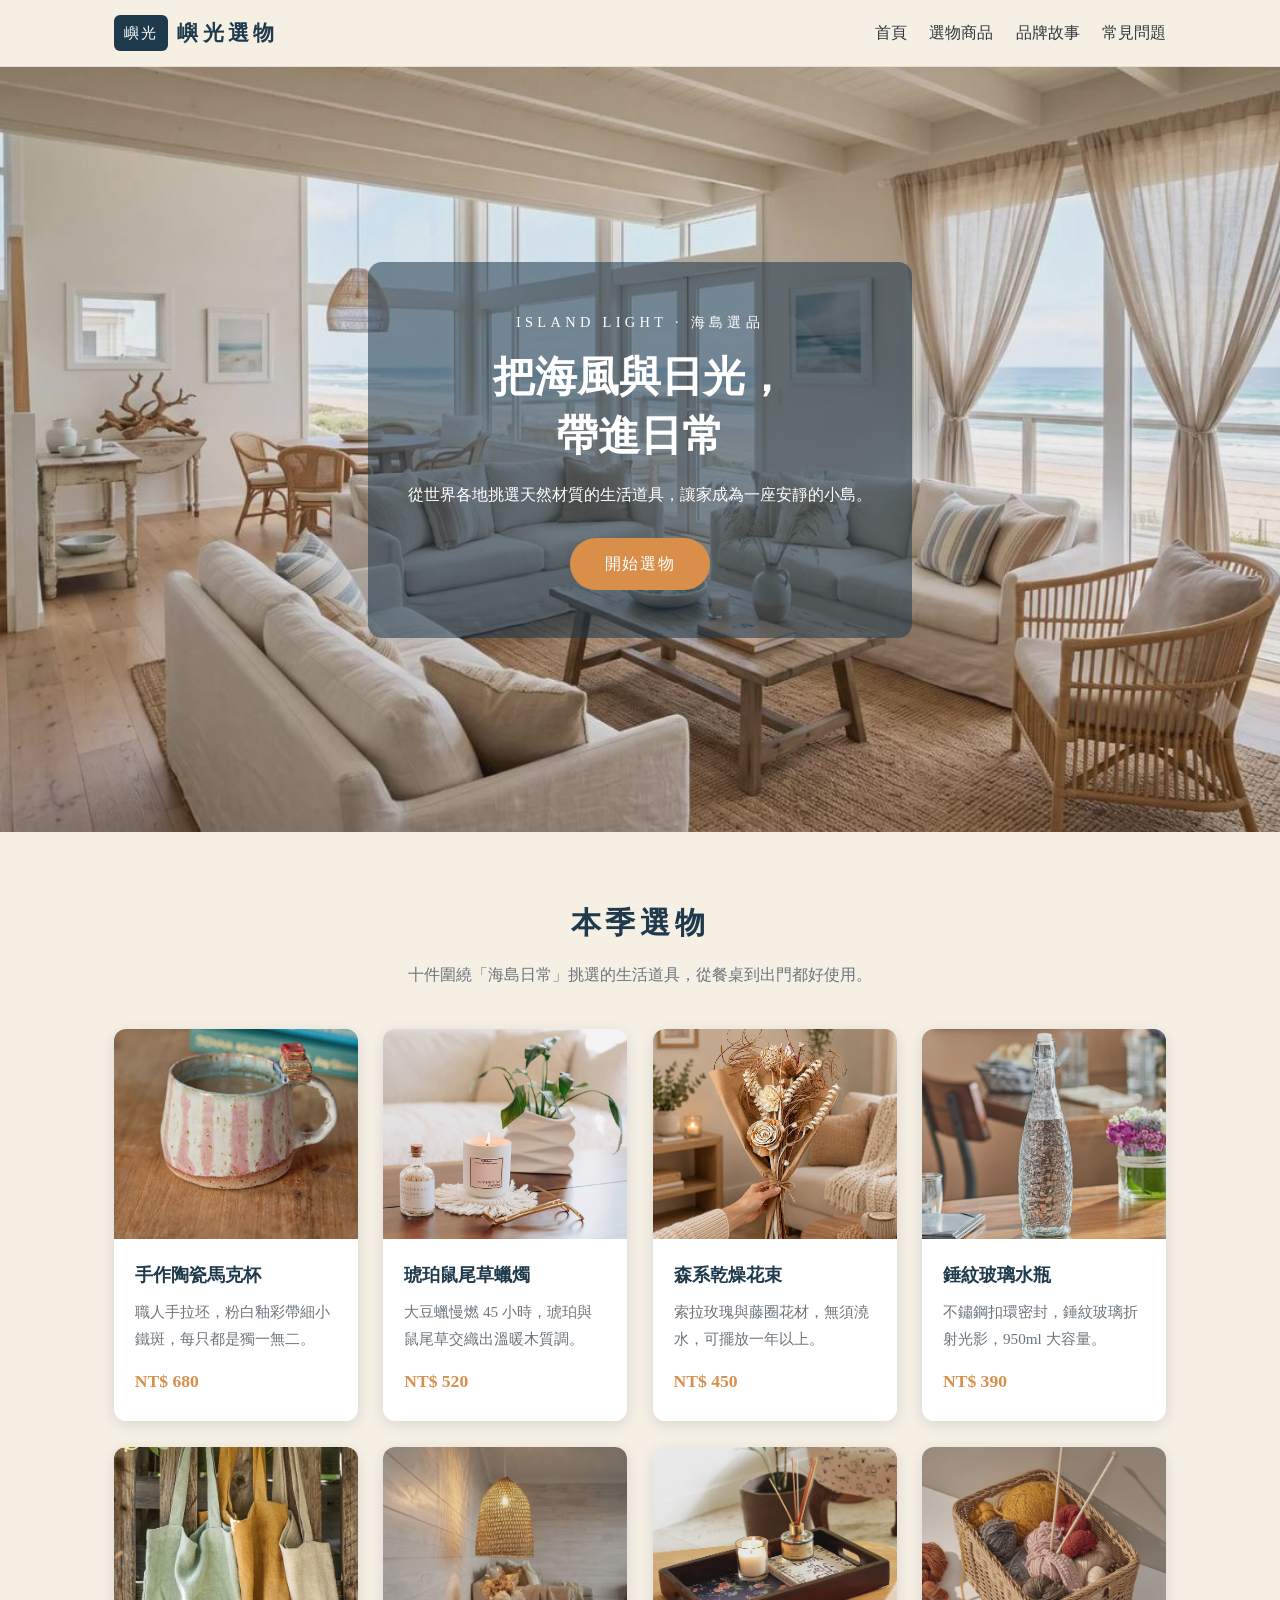
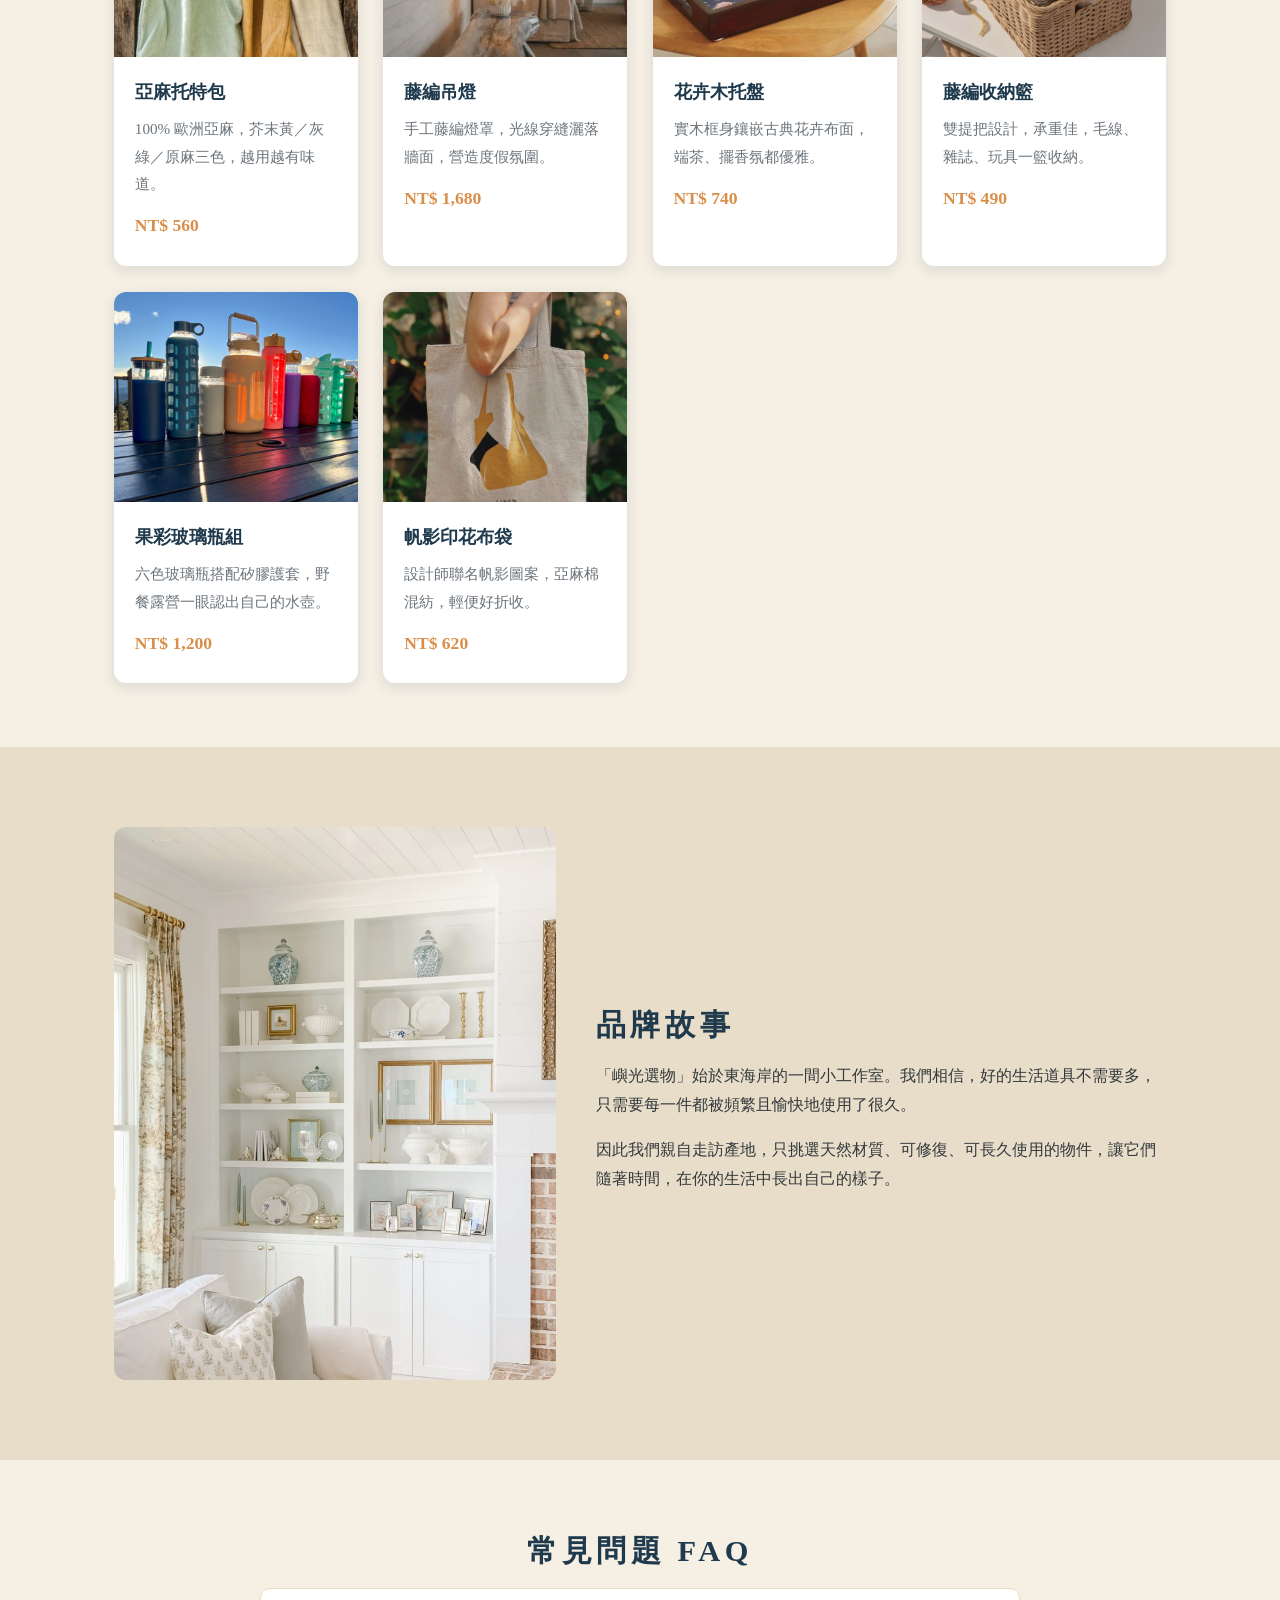
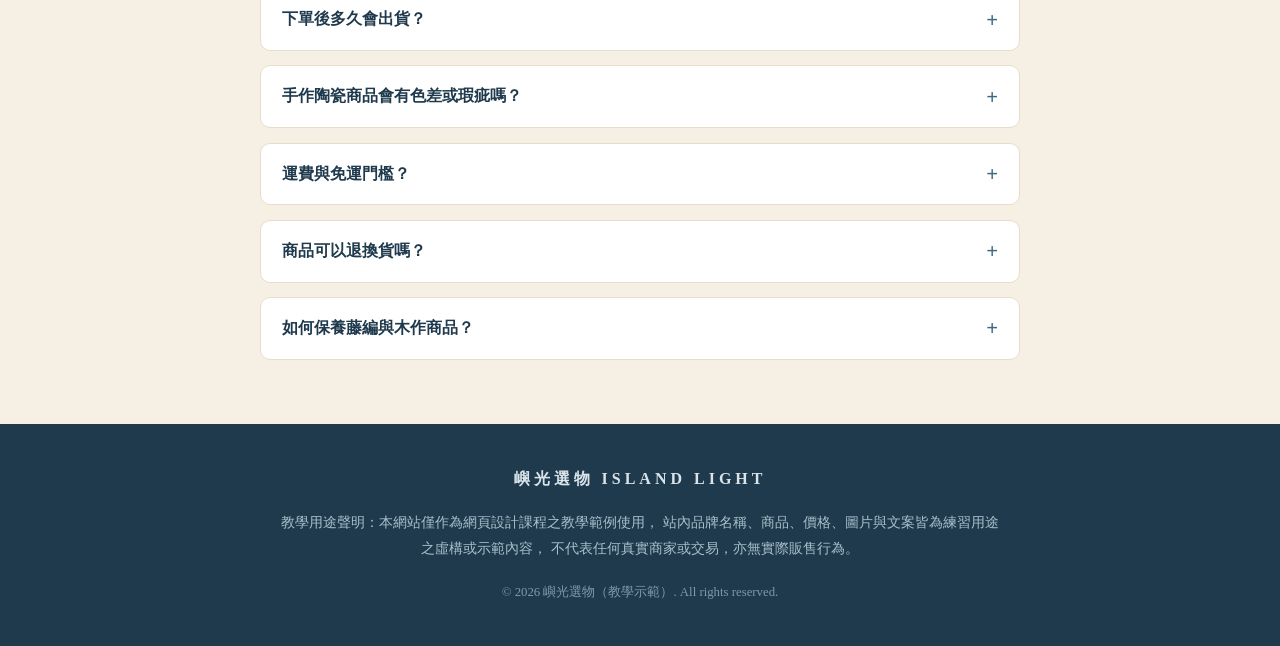
<file: bbcom/index.html>
<!DOCTYPE html>
<html lang="zh-Hant">
<head>
  <meta charset="UTF-8">
  <meta name="viewport" content="width=device-width, initial-scale=1.0">
  <title>嶼光選物｜海島風格生活選品</title>
  <link rel="stylesheet" href="style.css">
</head>
<body>

  <!-- 1. 品牌主視覺與導覽 -->
  <header class="site-header">
    <nav class="navbar">
      <a class="brand" href="#top">
        <span class="brand-mark">嶼光</span>
        <span class="brand-name">嶼光選物</span>
      </a>
      <ul class="nav-links">
        <li><a href="#top">首頁</a></li>
        <li><a href="#products">選物商品</a></li>
        <li><a href="#story">品牌故事</a></li>
        <li><a href="#faq">常見問題</a></li>
      </ul>
    </nav>
  </header>

  <section class="hero" id="top">
    <img class="hero-img" src="images/hero.jpg" alt="面海的明亮客廳，落地窗外是沙灘與海浪">
    <div class="hero-text">
      <p class="hero-kicker">ISLAND LIGHT · 海島選品</p>
      <h1>把海風與日光，<br>帶進日常</h1>
      <p class="hero-desc">從世界各地挑選天然材質的生活道具，讓家成為一座安靜的小島。</p>
      <a class="btn" href="#products">開始選物</a>
    </div>
  </section>

  <!-- 2. 商品（10 項本地圖片） -->
  <section class="section" id="products">
    <h2 class="section-title">本季選物</h2>
    <p class="section-sub">十件圍繞「海島日常」挑選的生活道具，從餐桌到出門都好使用。</p>

    <div class="card-grid">
      <article class="card">
        <img src="images/p1-mug.jpg" alt="粉白條紋手作陶瓷馬克杯">
        <div class="card-body">
          <h3>手作陶瓷馬克杯</h3>
          <p>職人手拉坯，粉白釉彩帶細小鐵斑，每只都是獨一無二。</p>
          <p class="price">NT$ 680</p>
        </div>
      </article>

      <article class="card">
        <img src="images/p2-candle.jpg" alt="琥珀鼠尾草香氛蠟燭">
        <div class="card-body">
          <h3>琥珀鼠尾草蠟燭</h3>
          <p>大豆蠟慢燃 45 小時，琥珀與鼠尾草交織出溫暖木質調。</p>
          <p class="price">NT$ 520</p>
        </div>
      </article>

      <article class="card">
        <img src="images/p3-flowers.jpg" alt="牛皮紙包裝的乾燥花束">
        <div class="card-body">
          <h3>森系乾燥花束</h3>
          <p>索拉玫瑰與藤圈花材，無須澆水，可擺放一年以上。</p>
          <p class="price">NT$ 450</p>
        </div>
      </article>

      <article class="card">
        <img src="images/p4-bottle.jpg" alt="錘紋玻璃水瓶">
        <div class="card-body">
          <h3>錘紋玻璃水瓶</h3>
          <p>不鏽鋼扣環密封，錘紋玻璃折射光影，950ml 大容量。</p>
          <p class="price">NT$ 390</p>
        </div>
      </article>

      <article class="card">
        <img src="images/p5-tote.jpg" alt="三色亞麻托特包掛在木柵欄上">
        <div class="card-body">
          <h3>亞麻托特包</h3>
          <p>100% 歐洲亞麻，芥末黃／灰綠／原麻三色，越用越有味道。</p>
          <p class="price">NT$ 560</p>
        </div>
      </article>

      <article class="card">
        <img src="images/p6-lamp.jpg" alt="藤編吊燈照亮客廳角落">
        <div class="card-body">
          <h3>藤編吊燈</h3>
          <p>手工藤編燈罩，光線穿縫灑落牆面，營造度假氛圍。</p>
          <p class="price">NT$ 1,680</p>
        </div>
      </article>

      <article class="card">
        <img src="images/p7-tray.jpg" alt="深色木托盤上有蠟燭與擴香瓶">
        <div class="card-body">
          <h3>花卉木托盤</h3>
          <p>實木框身鑲嵌古典花卉布面，端茶、擺香氛都優雅。</p>
          <p class="price">NT$ 740</p>
        </div>
      </article>

      <article class="card">
        <img src="images/p8-basket.jpg" alt="藤編收納籃裝著毛線球">
        <div class="card-body">
          <h3>藤編收納籃</h3>
          <p>雙提把設計，承重佳，毛線、雜誌、玩具一籃收納。</p>
          <p class="price">NT$ 490</p>
        </div>
      </article>

      <article class="card">
        <img src="images/p9-bottles.jpg" alt="木桌上的一排彩色玻璃水瓶">
        <div class="card-body">
          <h3>果彩玻璃瓶組</h3>
          <p>六色玻璃瓶搭配矽膠護套，野餐露營一眼認出自己的水壺。</p>
          <p class="price">NT$ 1,200</p>
        </div>
      </article>

      <article class="card">
        <img src="images/p10-bag.jpg" alt="背著印花亞麻布袋的人">
        <div class="card-body">
          <h3>帆影印花布袋</h3>
          <p>設計師聯名帆影圖案，亞麻棉混紡，輕便好折收。</p>
          <p class="price">NT$ 620</p>
        </div>
      </article>
    </div>
  </section>

  <!-- 品牌故事 -->
  <section class="section section-alt" id="story">
    <div class="story-wrap">
      <img class="story-img" src="images/story.jpg" alt="白色書架上陳列著陶瓷與相框">
      <div class="story-text">
        <h2 class="section-title">品牌故事</h2>
        <p>「嶼光選物」始於東海岸的一間小工作室。我們相信，好的生活道具不需要多，只需要每一件都被頻繁且愉快地使用了很久。</p>
        <p>因此我們親自走訪產地，只挑選天然材質、可修復、可長久使用的物件，讓它們隨著時間，在你的生活中長出自己的樣子。</p>
      </div>
    </div>
  </section>

  <!-- 3. FAQ -->
  <section class="section" id="faq">
    <h2 class="section-title">常見問題 FAQ</h2>
    <div class="faq-list">
      <details>
        <summary>下單後多久會出貨？</summary>
        <p>現貨商品於 1～2 個工作天出貨；預購商品頁面會標示預計到貨時間，出貨後以 Email 通知。</p>
      </details>
      <details>
        <summary>手作陶瓷商品會有色差或瑕疵嗎？</summary>
        <p>手作與釉燒過程可能產生細小黑點、釉痕或尺寸微差，屬正常現象，也是手作器物獨特之處。</p>
      </details>
      <details>
        <summary>運費與免運門檻？</summary>
        <p>單筆滿 NT$ 1,500 免運，未滿酌收 NT$ 80；大型家具類另依物流報價。</p>
      </details>
      <details>
        <summary>商品可以退換貨嗎？</summary>
        <p>收到商品 7 日內如有瑕疵可換貨；香氛、食品類商品因衛生考量拆封後恕不接受退換。</p>
      </details>
      <details>
        <summary>如何保養藤編與木作商品？</summary>
        <p>避免長時間曝曬與潮濕，定期以乾布擦拭即可；藤編若受潮變軟，陰乾後會恢復原有韌性。</p>
      </details>
    </div>
  </section>

  <!-- 頁尾：教學用途聲明 -->
  <footer class="site-footer">
    <p class="footer-brand">嶼光選物 ISLAND LIGHT</p>
    <p class="disclaimer">
      教學用途聲明：本網站僅作為網頁設計課程之教學範例使用，
      站內品牌名稱、商品、價格、圖片與文案皆為練習用途之虛構或示範內容，
      不代表任何真實商家或交易，亦無實際販售行為。
    </p>
    <p class="copyright">© 2026 嶼光選物（教學示範）. All rights reserved.</p>
  </footer>

</body>
</html>
</file>
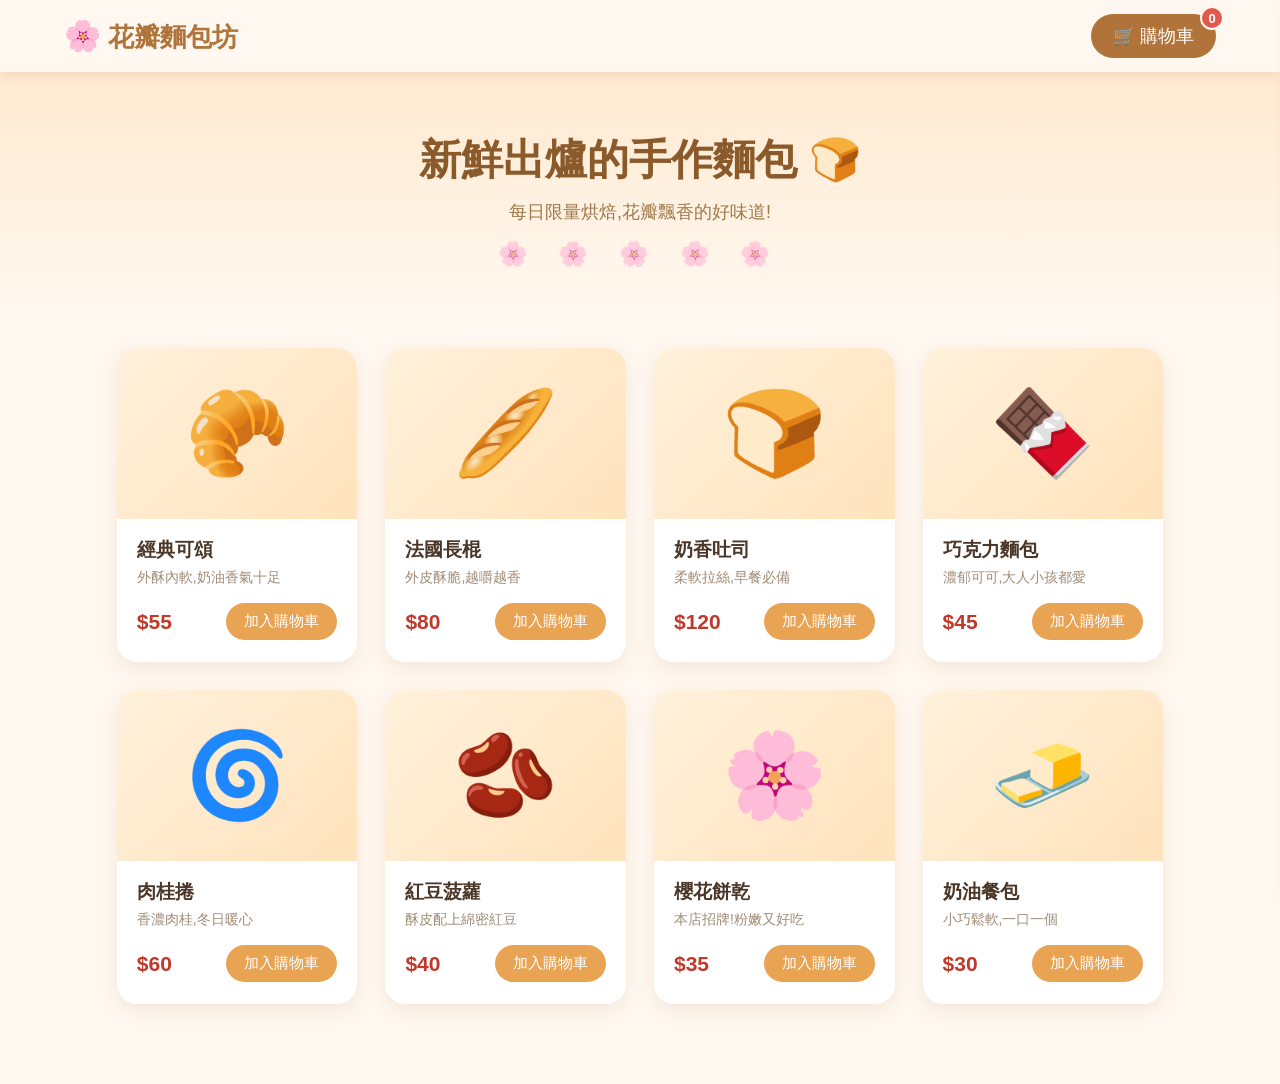
<file: js.html>
<!DOCTYPE html>
<html lang="zh-TW">
<head>
<meta charset="UTF-8">
<meta name="viewport" content="width=device-width, initial-scale=1.0">
<title>花瓣麵包坊 🍞</title>
<style>
  * { margin: 0; padding: 0; box-sizing: border-box; font-family: "Microsoft JhengHei", "PingFang TC", sans-serif; }

  body {
    background: #FFF8F0;
    color: #4A3728;
    overflow-x: hidden;
  }

  /* ===== 頂部導航列 ===== */
  header {
    position: sticky; top: 0; z-index: 100;
    display: flex; justify-content: space-between; align-items: center;
    padding: 14px 5%;
    background: rgba(255, 248, 240, 0.95);
    backdrop-filter: blur(8px);
    box-shadow: 0 2px 12px rgba(160, 110, 60, 0.15);
  }
  .logo { font-size: 26px; font-weight: bold; color: #B0733A; cursor: pointer; }
  .logo span { font-size: 30px; }

  /* ===== 購物車按鈕 ===== */
  .cart-btn {
    position: relative;
    background: #B0733A; color: #fff; border: none;
    font-size: 18px; padding: 10px 22px; border-radius: 30px;
    cursor: pointer; transition: transform .2s;
  }
  .cart-btn:hover { transform: scale(1.08); }
  .cart-btn.shake { animation: shake .5s; }
  @keyframes shake {
    0%,100% { transform: rotate(0); }
    20% { transform: rotate(-12deg) scale(1.15); }
    40% { transform: rotate(10deg); }
    60% { transform: rotate(-8deg); }
    80% { transform: rotate(6deg); }
  }
  .cart-count {
    position: absolute; top: -8px; right: -8px;
    background: #E2584D; color: #fff; font-size: 13px; font-weight: bold;
    min-width: 24px; height: 24px; border-radius: 50%;
    display: flex; align-items: center; justify-content: center;
    padding: 0 5px; border: 2px solid #FFF8F0;
    transition: transform .3s;
  }
  .cart-count.pop { animation: pop .4s; }
  @keyframes pop {
    0% { transform: scale(1); }
    50% { transform: scale(1.8); }
    100% { transform: scale(1); }
  }

  /* ===== 橫幅 ===== */
  .hero {
    text-align: center; padding: 60px 20px 40px;
    background: linear-gradient(180deg, #FFE9D0, #FFF8F0);
  }
  .hero h1 { font-size: 42px; color: #8B5A2B; margin-bottom: 12px; }
  .hero p { font-size: 18px; color: #A0784A; }
  .hero .petal-deco { font-size: 24px; letter-spacing: 12px; margin-top: 16px; opacity: .7; }

  /* ===== 商品區 ===== */
  .products {
    display: grid;
    grid-template-columns: repeat(auto-fill, minmax(240px, 1fr));
    gap: 28px;
    padding: 40px 6% 80px;
    max-width: 1200px;
    margin: 0 auto;
  }
  .card {
    background: #fff; border-radius: 20px; overflow: hidden;
    box-shadow: 0 6px 18px rgba(160, 110, 60, 0.12);
    transition: transform .3s, box-shadow .3s;
    animation: fadeUp .6s backwards;
  }
  .card:hover { transform: translateY(-8px); box-shadow: 0 14px 28px rgba(160,110,60,.22); }
  @keyframes fadeUp {
    from { opacity: 0; transform: translateY(30px); }
    to   { opacity: 1; transform: translateY(0); }
  }
  .card-img {
    font-size: 84px; text-align: center; padding: 36px 0;
    background: linear-gradient(135deg, #FFF1DC, #FFE3BC);
  }
  .card-body { padding: 18px 20px 22px; }
  .card-body h3 { font-size: 19px; margin-bottom: 6px; }
  .card-body .desc { font-size: 14px; color: #A08C76; margin-bottom: 14px; min-height: 20px; }
  .card-foot { display: flex; justify-content: space-between; align-items: center; }
  .price { font-size: 21px; font-weight: bold; color: #C0392B; }
  .add-btn {
    background: #E8A353; color: #fff; border: none;
    padding: 9px 18px; border-radius: 20px; font-size: 15px;
    cursor: pointer; transition: background .2s, transform .15s;
  }
  .add-btn:hover { background: #D18A38; transform: scale(1.06); }
  .add-btn:active { transform: scale(.94); }

  /* ===== 花瓣飄落特效 ===== */
  .petal {
    position: fixed; top: -60px; z-index: 999; pointer-events: none;
    user-select: none;
    filter: drop-shadow(0 2px 3px rgba(200, 60, 120, .2));
    will-change: transform, opacity;
  }

  /* ===== 提示訊息 Toast ===== */
  .toast {
    position: fixed; bottom: 30px; left: 50%;
    transform: translateX(-50%) translateY(80px);
    background: #4A3728; color: #FFE9D0;
    padding: 12px 26px; border-radius: 30px; font-size: 15px;
    opacity: 0; transition: all .4s cubic-bezier(.34,1.56,.64,1);
    z-index: 1000;
  }
  .toast.show { opacity: 1; transform: translateX(-50%) translateY(0); }

  /* ===== 購物車側邊欄 ===== */
  .cart-panel {
    position: fixed; top: 0; right: -360px; width: 340px; height: 100%;
    background: #fff; box-shadow: -6px 0 20px rgba(0,0,0,.15);
    transition: right .35s ease; z-index: 500;
    display: flex; flex-direction: column;
  }
  .cart-panel.open { right: 0; }
  .cart-head {
    padding: 20px; background: #B0733A; color: #fff;
    font-size: 20px; font-weight: bold;
    display: flex; justify-content: space-between; align-items: center;
  }
  .close-cart { background: none; border: none; color: #fff; font-size: 24px; cursor: pointer; }
  .cart-items { flex: 1; overflow-y: auto; padding: 16px; }
  .cart-item {
    display: flex; align-items: center; gap: 12px;
    padding: 10px 0; border-bottom: 1px dashed #EAD9C2;
  }
  .cart-item .ci-img { font-size: 34px; }
  .cart-item .ci-info { flex: 1; }
  .cart-item .ci-name { font-size: 15px; font-weight: bold; }
  .cart-item .ci-price { font-size: 13px; color: #C0392B; }
  .qty-ctrl { display: flex; align-items: center; gap: 8px; }
  .qty-ctrl button {
    width: 26px; height: 26px; border: none; border-radius: 50%;
    background: #F0E3D0; cursor: pointer; font-size: 15px; color: #6B4E2E;
  }
  .qty-ctrl button:hover { background: #E8D5BA; }
  .cart-empty { text-align: center; color: #B9A58C; padding: 60px 0; font-size: 15px; }
  .cart-foot { padding: 18px 20px; border-top: 2px solid #F0E3D0; }
  .total { display: flex; justify-content: space-between; font-size: 18px; font-weight: bold; margin-bottom: 14px; }
  .checkout {
    width: 100%; padding: 13px; border: none; border-radius: 12px;
    background: #E2584D; color: #fff; font-size: 17px; cursor: pointer;
    transition: background .2s;
  }
  .checkout:hover { background: #C7443A; }
</style>
</head>
<body>

<header>
  <div class="logo"><span>🌸</span> 花瓣麵包坊</div>
  <button class="cart-btn" id="cartBtn">🛒 購物車 <span class="cart-count" id="cartCount">0</span></button>
</header>

<section class="hero">
  <h1>新鮮出爐的手作麵包 🍞</h1>
  <p>每日限量烘焙,花瓣飄香的好味道!</p>
  <div class="petal-deco">🌸 🌸 🌸 🌸 🌸</div>
</section>

<main class="products" id="productGrid"></main>

<!-- 購物車側邊欄 -->
<aside class="cart-panel" id="cartPanel">
  <div class="cart-head">🛒 我的購物車 <button class="close-cart" id="closeCart">✕</button></div>
  <div class="cart-items" id="cartItems"></div>
  <div class="cart-foot">
    <div class="total"><span>總計</span><span id="totalPrice">$0</span></div>
    <button class="checkout" onclick="checkout()">去結帳 ❤</button>
  </div>
</aside>

<div class="toast" id="toast">已加入購物車!</div>

<script>
/* ================= 商品資料 ================= */
const products = [
  { id: 1, name: "經典可頌",   emoji: "🥐", price: 55,  desc: "外酥內軟,奶油香氣十足" },
  { id: 2, name: "法國長棍",   emoji: "🥖", price: 80,  desc: "外皮酥脆,越嚼越香" },
  { id: 3, name: "奶香吐司",   emoji: "🍞", price: 120, desc: "柔軟拉絲,早餐必備" },
  { id: 4, name: "巧克力麵包", emoji: "🍫", price: 45,  desc: "濃郁可可,大人小孩都愛" },
  { id: 5, name: "肉桂捲",     emoji: "🌀", price: 60,  desc: "香濃肉桂,冬日暖心" },
  { id: 6, name: "紅豆菠蘿",   emoji: "🫘", price: 40,  desc: "酥皮配上綿密紅豆" },
  { id: 7, name: "櫻花餅乾",   emoji: "🌸", price: 35,  desc: "本店招牌!粉嫩又好吃" },
  { id: 8, name: "奶油餐包",   emoji: "🧈", price: 30,  desc: "小巧鬆軟,一口一個" },
];

let cart = []; // { id, qty }

/* ================= 渲染商品 ================= */
const grid = document.getElementById("productGrid");
products.forEach((p, i) => {
  const card = document.createElement("div");
  card.className = "card";
  card.style.animationDelay = (i * 0.07) + "s";
  card.innerHTML = `
    <div class="card-img">${p.emoji}</div>
    <div class="card-body">
      <h3>${p.name}</h3>
      <div class="desc">${p.desc}</div>
      <div class="card-foot">
        <span class="price">$${p.price}</span>
        <button class="add-btn" onclick="addToCart(${p.id}, this)">加入購物車</button>
      </div>
    </div>`;
  grid.appendChild(card);
});

/* ================= 加入購物車 + 花瓣特效 ================= */
function addToCart(id, btn) {
  const item = cart.find(i => i.id === id);
  if (item) item.qty++;
  else cart.push({ id, qty: 1 });

  updateCartUI();
  petalFall(btn);
  showToast();
}

/* --- 花瓣飄落特效 --- */
const PETAL_ICONS = ["🌸", "🌺", "💮", "🌷"];
const PETAL_COLORS = ["#FFB7C5", "#FF9EBB", "#FFC7DA", "#FFD1E3"];

function petalFall(fromEl) {
  const rect = fromEl.getBoundingClientRect();
  const originX = rect.left + rect.width / 2;
  const W = window.innerWidth;
  const COUNT = 16; // 花瓣數量,越多越明顯

  for (let i = 0; i < COUNT; i++) {
    const petal = document.createElement("div");
    petal.className = "petal";

    // 隨機造型:有些用 emoji,有些用 CSS 畫的彩色花瓣
    const useEmoji = Math.random() > 0.4;
    if (useEmoji) {
      petal.textContent = PETAL_ICONS[Math.floor(Math.random() * PETAL_ICONS.length)];
    } else {
      const c = PETAL_COLORS[Math.floor(Math.random() * PETAL_COLORS.length)];
      petal.style.width = "18px";
      petal.style.height = "14px";
      petal.style.background = c;
      petal.style.borderRadius = "80% 0 80% 0"; // 花瓣形狀
    }

    const size = 20 + Math.random() * 22; // 大一點更明顯
    petal.style.fontSize = size + "px";

    // 起始位置:以按鈕上方為中心,左右散開
    const startX = originX + (Math.random() - 0.5) * W * 0.9;
    petal.style.left = startX + "px";
    document.body.appendChild(petal);

    // 飄落動畫參數
    const duration = 2200 + Math.random() * 2000;      // 飄落時間
    const swayAmp  = 40 + Math.random() * 70;          // 左右搖擺幅度
    const swayFreq = 1.5 + Math.random() * 2.5;        // 搖擺頻率
    const phase    = Math.random() * Math.PI * 2;      // 搖擺起始相位
    const rotSpeed = (Math.random() - 0.5) * 540;      // 旋轉速度(角度/秒)
    const baseRot  = Math.random() * 360;
    const driftX   = (Math.random() - 0.5) * 160;      // 整體水平漂移
    const fallDist = window.innerHeight + 120;         // 落下總距離
    const startTime = performance.now();
    const delay = Math.random() * 350;                 // 錯開出現時間

    function animate(now) {
      const t = (now - startTime - delay) / duration;
      if (t < 0) { requestAnimationFrame(animate); return; }

      if (t >= 1) { petal.remove(); return; }

      const ease = t < 0.15 ? t / 0.15 * 0.15 : t; // 開頭略加速
      const y = ease * fallDist;
      const x = Math.sin(t * swayFreq * Math.PI * 2 + phase) * swayAmp * (0.3 + t) + driftX * t;
      const rot = baseRot + rotSpeed * (now - startTime - delay) / 1000;

      // 尾端淡出
      let opacity = 1;
      if (t > 0.75) opacity = 1 - (t - 0.75) / 0.25;

      petal.style.transform = `translate(${x}px, ${y}px) rotate(${rot}deg)`;
      petal.style.opacity = opacity;
      requestAnimationFrame(animate);
    }
    requestAnimationFrame(animate);
  }

  // 購物車抖動 + 數字彈跳
  const cartBtn = document.getElementById("cartBtn");
  cartBtn.classList.add("shake");
  document.getElementById("cartCount").classList.add("pop");
  setTimeout(() => {
    cartBtn.classList.remove("shake");
    document.getElementById("cartCount").classList.remove("pop");
  }, 500);
}

/* ================= 購物車 UI ================= */
function updateCartUI() {
  const count = cart.reduce((s, i) => s + i.qty, 0);
  document.getElementById("cartCount").textContent = count;

  const box = document.getElementById("cartItems");
  if (cart.length === 0) {
    box.innerHTML = '<div class="cart-empty">購物車是空的 🌸<br>快挑幾個好吃的麵包吧!</div>';
    document.getElementById("totalPrice").textContent = "$0";
    return;
  }
  let total = 0;
  box.innerHTML = "";
  cart.forEach(i => {
    const p = products.find(p => p.id === i.id);
    total += p.price * i.qty;
    const div = document.createElement("div");
    div.className = "cart-item";
    div.innerHTML = `
      <div class="ci-img">${p.emoji}</div>
      <div class="ci-info">
        <div class="ci-name">${p.name}</div>
        <div class="ci-price">$${p.price} x ${i.qty}</div>
      </div>
      <div class="qty-ctrl">
        <button onclick="changeQty(${i.id}, -1)">−</button>
        <span>${i.qty}</span>
        <button onclick="changeQty(${i.id}, 1)">＋</button>
      </div>`;
    box.appendChild(div);
  });
  document.getElementById("totalPrice").textContent = "$" + total;
}

function changeQty(id, d) {
  const item = cart.find(i => i.id === id);
  item.qty += d;
  if (item.qty <= 0) cart = cart.filter(i => i.id !== id);
  updateCartUI();
}

function checkout() {
  if (cart.length === 0) { showToast("購物車是空的!"); return; }
  showToast("🌸 感謝購買!麵包很快出爐~");
  cart = [];
  updateCartUI();
}

/* ================= Toast ================= */
let toastTimer;
function showToast(msg = "已加入購物車! 🌸") {
  const toast = document.getElementById("toast");
  toast.textContent = msg;
  toast.classList.add("show");
  clearTimeout(toastTimer);
  toastTimer = setTimeout(() => toast.classList.remove("show"), 1800);
}

/* ================= 購物車開關 ================= */
document.getElementById("cartBtn").addEventListener("click", () =>
  document.getElementById("cartPanel").classList.add("open"));
document.getElementById("closeCart").addEventListener("click", () =>
  document.getElementById("cartPanel").classList.remove("open"));

updateCartUI();
</script>
</body>
</html>
</file>
<file: bbcom/style.css>
/* ===== 全站基礎 ===== */
* {
  margin: 0;
  padding: 0;
  box-sizing: border-box;
}

:root {
  --sea-dark: #1f3a4d;
  --sea-mid: #3d6b84;
  --sand: #f5efe4;
  --sand-dark: #e8ddc8;
  --text: #33383d;
  --text-light: #6d757c;
  --accent: #d98e4a;
}

html {
  scroll-behavior: smooth;
}

body {
  font-family: "Noto Serif TC", "PingFang TC", "Microsoft JhengHei", serif;
  color: var(--text);
  background: var(--sand);
  line-height: 1.8;
}

img {
  max-width: 100%;
  display: block;
}

/* ===== 導覽列 ===== */
.site-header {
  position: sticky;
  top: 0;
  z-index: 100;
  background: rgba(245, 239, 228, 0.95);
  border-bottom: 1px solid var(--sand-dark);
}

.navbar {
  max-width: 1100px;
  margin: 0 auto;
  padding: 0.9rem 1.5rem;
  display: flex;
  align-items: center;
  justify-content: space-between;
  flex-wrap: wrap;
  gap: 0.5rem;
}

.brand {
  display: flex;
  align-items: center;
  gap: 0.6rem;
  text-decoration: none;
  color: var(--sea-dark);
}

.brand-mark {
  background: var(--sea-dark);
  color: #fff;
  padding: 0.25rem 0.6rem;
  border-radius: 6px;
  font-size: 0.95rem;
  letter-spacing: 0.15em;
}

.brand-name {
  font-size: 1.3rem;
  font-weight: 700;
  letter-spacing: 0.2em;
}

.nav-links {
  list-style: none;
  display: flex;
  gap: 1.4rem;
  flex-wrap: wrap;
}

.nav-links a {
  text-decoration: none;
  color: var(--text);
  font-size: 1rem;
  padding-bottom: 2px;
  border-bottom: 2px solid transparent;
  transition: color 0.2s, border-color 0.2s;
}

.nav-links a:hover {
  color: var(--sea-mid);
  border-bottom-color: var(--sea-mid);
}

/* ===== 主視覺 ===== */
.hero {
  position: relative;
  min-height: 85vh;
  display: flex;
  align-items: center;
  justify-content: center;
  overflow: hidden;
}

.hero-img {
  position: absolute;
  inset: 0;
  width: 100%;
  height: 100%;
  object-fit: cover;
}

.hero-text {
  position: relative;
  z-index: 2;
  text-align: center;
  color: #fff;
  background: rgba(31, 58, 77, 0.55);
  padding: 3rem 2.5rem;
  border-radius: 14px;
  max-width: 640px;
  margin: 2rem 1rem;
}

.hero-kicker {
  letter-spacing: 0.3em;
  font-size: 0.9rem;
  margin-bottom: 0.8rem;
}

.hero-text h1 {
  font-size: 2.6rem;
  line-height: 1.4;
  margin-bottom: 1rem;
}

.hero-desc {
  margin-bottom: 1.8rem;
}

.btn {
  display: inline-block;
  background: var(--accent);
  color: #fff;
  text-decoration: none;
  padding: 0.7rem 2.2rem;
  border-radius: 30px;
  letter-spacing: 0.1em;
  transition: background 0.2s;
}

.btn:hover {
  background: #b9753a;
}

/* ===== 通用區塊 ===== */
.section {
  max-width: 1100px;
  margin: 0 auto;
  padding: 4rem 1.5rem;
}

.section-alt {
  max-width: 100%;
  background: var(--sand-dark);
}

.section-title {
  text-align: center;
  color: var(--sea-dark);
  font-size: 1.9rem;
  letter-spacing: 0.15em;
  margin-bottom: 0.6rem;
}

.section-sub {
  text-align: center;
  color: var(--text-light);
  margin-bottom: 2.5rem;
}

/* ===== 商品卡片（10 項）===== */
.card-grid {
  display: grid;
  grid-template-columns: repeat(auto-fill, minmax(230px, 1fr));
  gap: 1.6rem;
}

.card {
  background: #fff;
  border-radius: 12px;
  overflow: hidden;
  box-shadow: 0 4px 14px rgba(31, 58, 77, 0.12);
  transition: transform 0.2s, box-shadow 0.2s;
}

.card:hover {
  transform: translateY(-6px);
  box-shadow: 0 10px 22px rgba(31, 58, 77, 0.18);
}

.card img {
  width: 100%;
  height: 210px;
  object-fit: cover;
}

.card-body {
  padding: 1.2rem 1.3rem 1.5rem;
}

.card-body h3 {
  color: var(--sea-dark);
  font-size: 1.15rem;
  margin-bottom: 0.4rem;
}

.card-body p {
  color: var(--text-light);
  font-size: 0.95rem;
}

.price {
  margin-top: 0.8rem;
  color: var(--accent) !important;
  font-weight: 700;
  font-size: 1.1rem !important;
}

/* ===== 品牌故事 ===== */
.story-wrap {
  max-width: 1100px;
  margin: 0 auto;
  display: flex;
  align-items: center;
  gap: 2.5rem;
  padding: 1rem 1.5rem;
}

.story-img {
  width: 42%;
  border-radius: 12px;
  object-fit: cover;
}

.story-text {
  flex: 1;
}

.story-text .section-title {
  text-align: left;
}

.story-text p {
  margin-bottom: 1rem;
  color: var(--text);
}

/* ===== FAQ ===== */
.faq-list {
  max-width: 760px;
  margin: 0 auto;
  display: flex;
  flex-direction: column;
  gap: 0.9rem;
}

.faq-list details {
  background: #fff;
  border: 1px solid var(--sand-dark);
  border-radius: 10px;
  padding: 1rem 1.3rem;
}

.faq-list summary {
  cursor: pointer;
  font-weight: 700;
  color: var(--sea-dark);
  list-style: none;
  position: relative;
  padding-right: 1.6rem;
}

.faq-list summary::after {
  content: "+";
  position: absolute;
  right: 0;
  top: 50%;
  transform: translateY(-50%);
  color: var(--sea-mid);
  font-size: 1.3rem;
}

.faq-list details[open] summary::after {
  content: "−";
}

.faq-list details p {
  margin-top: 0.7rem;
  color: var(--text-light);
  font-size: 0.95rem;
}

/* ===== 頁尾 ===== */
.site-footer {
  background: var(--sea-dark);
  color: #d9e4ea;
  text-align: center;
  padding: 2.6rem 1.5rem;
}

.footer-brand {
  letter-spacing: 0.25em;
  font-weight: 700;
  margin-bottom: 1rem;
}

.disclaimer {
  max-width: 720px;
  margin: 0 auto 1.2rem;
  font-size: 0.85rem;
  color: #a9bfcb;
  line-height: 1.9;
}

.copyright {
  font-size: 0.8rem;
  color: #7f99a8;
}

/* ===== 手機版（<= 768px）===== */
@media (max-width: 768px) {
  .navbar {
    justify-content: center;
    padding: 0.8rem 1rem;
  }

  .nav-links {
    justify-content: center;
    gap: 1rem;
  }

  .hero {
    min-height: 70vh;
  }

  .hero-text {
    padding: 2rem 1.4rem;
  }

  .hero-text h1 {
    font-size: 1.9rem;
  }

  .section {
    padding: 3rem 1.2rem;
  }

  .section-title {
    font-size: 1.5rem;
  }

  .card-grid {
    grid-template-columns: repeat(auto-fill, minmax(160px, 1fr));
    gap: 1rem;
  }

  .story-wrap {
    flex-direction: column;
    gap: 1.6rem;
  }

  .story-img {
    width: 100%;
  }

  .story-text .section-title {
    text-align: center;
  }
}
</file>
